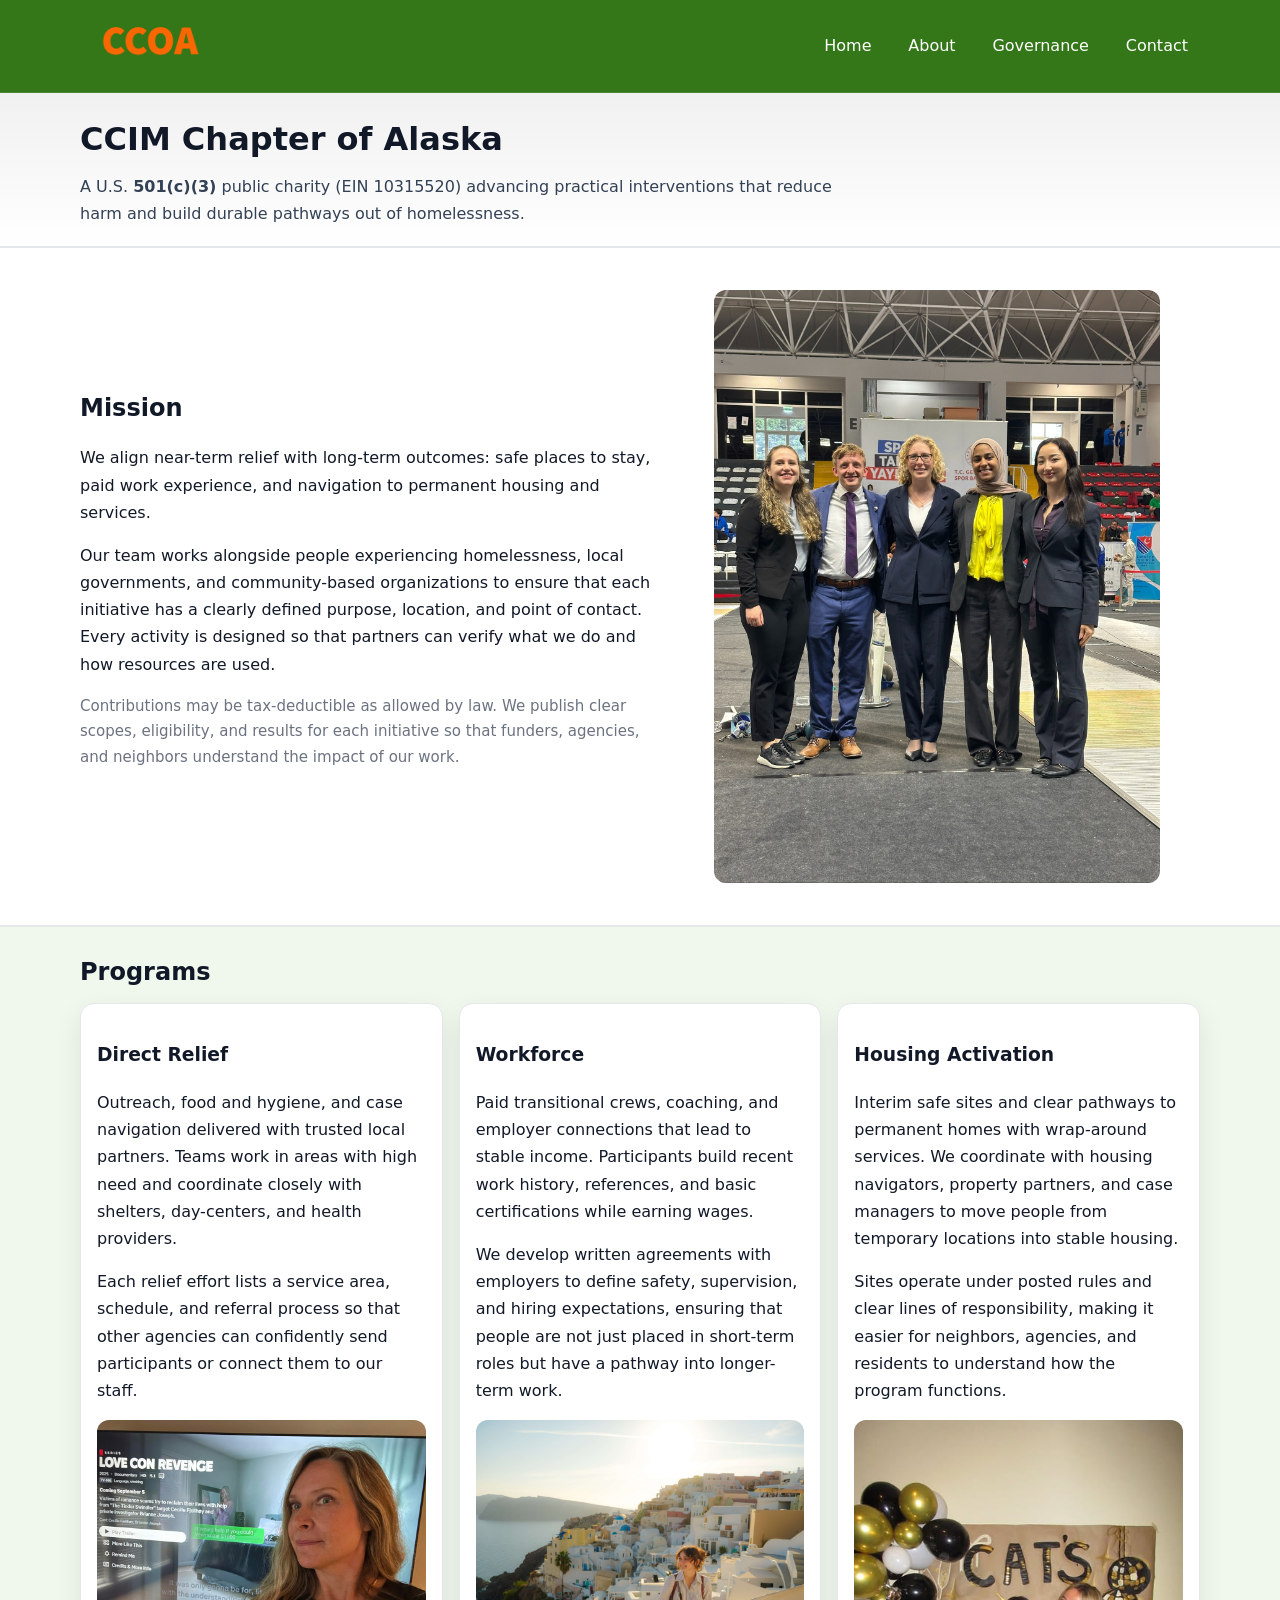
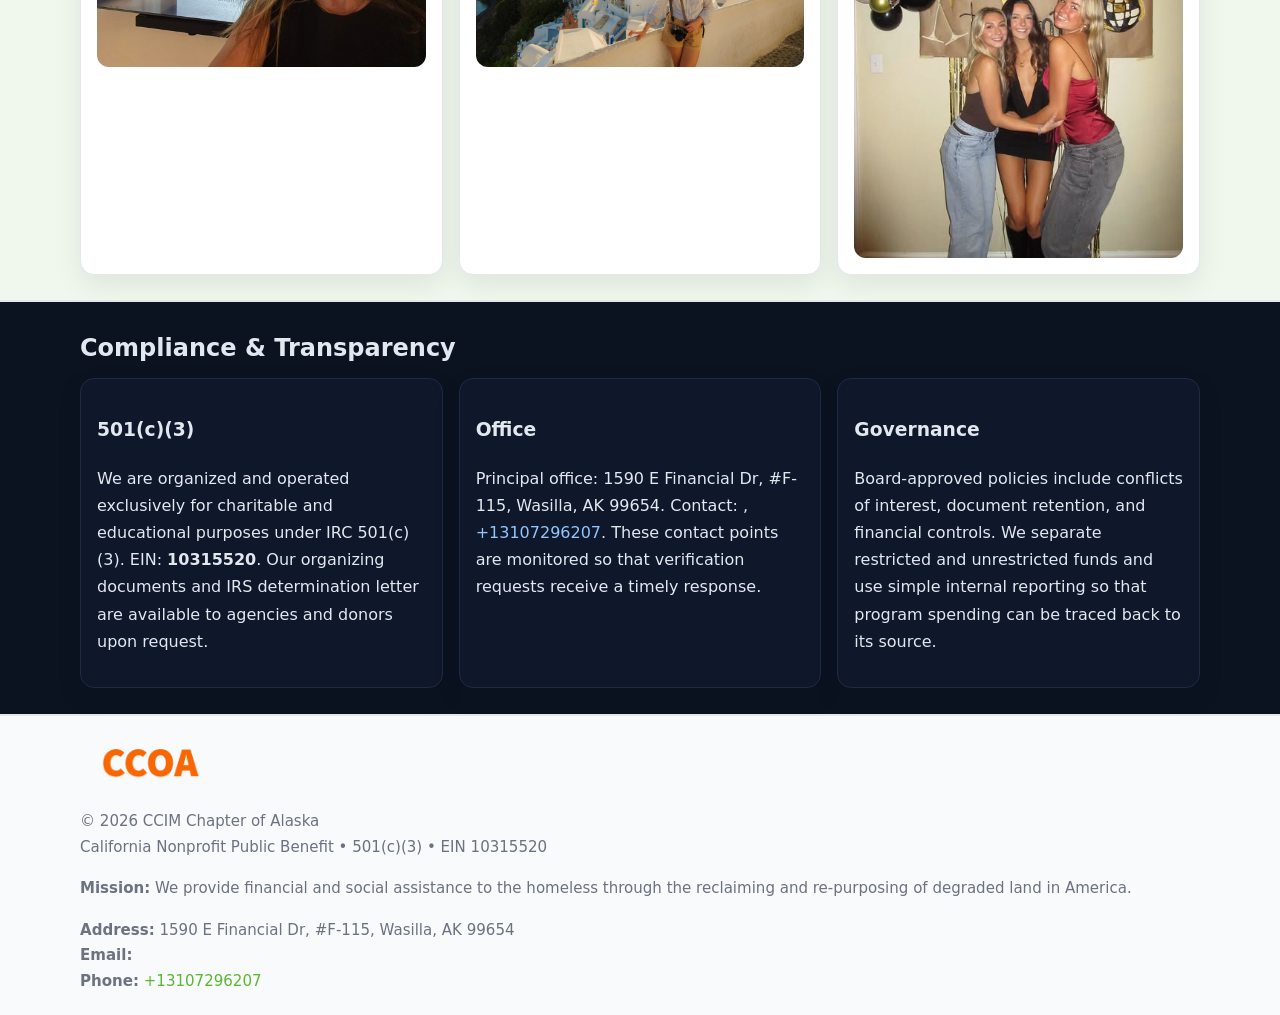
<file: index.html>
<!doctype html>
<html lang="en">
<head>
<meta charset="utf-8"/><meta name="viewport" content="width=device-width,initial-scale=1"/>
<title>CCIM Chapter of Alaska – Nonprofit • 2025</title>
<link rel="stylesheet" href="assets/styles.css"/><link rel="icon" href="images/logo.png">
<meta name="data-ein" content="10315520"><meta name="data-name" content="CCIM Chapter of Alaska">
<meta name="data-email" content=""><meta name="data-phone" content="+13107296207">
<meta name="data-address" content="1590 E Financial Dr, #F-115,
Wasilla, AK 99654"><meta name="data-map" content="1590+E+Financial+Dr,+#F-115,+Wasilla,+AK+99654">
  <meta name="description" content="We are a 501(c)(3) organization advancing community services, education, and direct relief through transparent programs, local partnerships, and measurable outcomes.">
<meta name="facebook-domain-verification" content="yl2dr3730zr7lxjl2i1q0hu1k400my" />
</head>
<body>
<div style="position:absolute;left:-9999px;top:-9999px;opacity:0" data-uniq="{{UNIQUE_BLOB}}">
  <span>We are a 501(c)(3) organization advancing community services, education, and direct relief through transparent programs, local partnerships, and measurable outcomes.</span><svg width="12" height="12" viewBox="0 0 12 12" xmlns="http://www.w3.org/2000/svg"><circle cx="6" cy="6" r="5" fill="#28a745"/></svg><img src="images/jobs.jpg" width="1" height="1" alt="" loading="lazy"/>
</div>

<header>
  <div class="header-wrap">
    <a href="index.html"><img src="images/logo.png" alt="CCIM Chapter of Alaska logo" style="width:140px"></a>
    <nav><a class="active" href="index.html">Home</a><a href="about.html">About</a><a href="governance.html">Governance</a><a href="contact.html">Contact</a></nav>
  </div>
</header>

<div class="tagline">
  <div class="container">
    <h1>CCIM Chapter of Alaska</h1>
    <p class="c1dc5544232">
      A U.S. <strong>501(c)(3)</strong> public charity (EIN 10315520) advancing practical interventions that
      reduce harm and build durable pathways out of homelessness.
    </p>
  </div>
</div>

<main>
  <section class="band">
    <div class="container c2b25aee5ec">
      <div>
        <h2>Mission</h2>
        <p>We align near-term relief with long-term outcomes: safe places to stay, paid work experience, and navigation to permanent housing and services.</p>
        <p>Our team works alongside people experiencing homelessness, local governments, and community-based organizations to ensure that each initiative has a clearly defined purpose, location, and point of contact. Every activity is designed so that partners can verify what we do and how resources are used.</p>
        <p class="small">Contributions may be tax-deductible as allowed by law. We publish clear scopes, eligibility, and results for each initiative so that funders, agencies, and neighbors understand the impact of our work.</p>
      </div>
      <figure><img src="images/hero.jpg" alt="Mission in action"></figure>
    </div>
  </section>

  <section class="band soft">
    <div class="container">
      <h2>Programs</h2>
      <div class="cards">
        <article class="c4dc3899c0d">
          <h3>Direct Relief</h3>
          <p>Outreach, food and hygiene, and case navigation delivered with trusted local partners. Teams work in areas with high need and coordinate closely with shelters, day-centers, and health providers.</p>
          <p>Each relief effort lists a service area, schedule, and referral process so that other agencies can confidently send participants or connect them to our staff.</p>
          <img src="images/relief.jpg" alt="Direct relief program">
        </article>
        <article class="c4dc3899c0d">
          <h3>Workforce</h3>
          <p>Paid transitional crews, coaching, and employer connections that lead to stable income. Participants build recent work history, references, and basic certifications while earning wages.</p>
          <p>We develop written agreements with employers to define safety, supervision, and hiring expectations, ensuring that people are not just placed in short-term roles but have a pathway into longer-term work.</p>
          <img src="images/jobs.jpg" alt="Workforce and job preparation">
        </article>
        <article class="c4dc3899c0d">
          <h3>Housing Activation</h3>
          <p>Interim safe sites and clear pathways to permanent homes with wrap-around services. We coordinate with housing navigators, property partners, and case managers to move people from temporary locations into stable housing.</p>
          <p>Sites operate under posted rules and clear lines of responsibility, making it easier for neighbors, agencies, and residents to understand how the program functions.</p>
          <img src="images/land.jpg" alt="Housing activation and safe sites">
        </article>
      </div>
    </div>
  </section>

  <section class="band dark">
    <div class="container">
      <h2>Compliance & Transparency</h2>
      <div class="cards">
        <div class="c4dc3899c0d dark">
          <h3>501(c)(3)</h3>
          <p>We are organized and operated exclusively for charitable and educational purposes under IRC 501(c)(3). EIN: <strong>10315520</strong>. Our organizing documents and IRS determination letter are available to agencies and donors upon request.</p>
        </div>
        <div class="c4dc3899c0d dark">
          <h3>Office</h3>
          <p>Principal office: 1590 E Financial Dr, #F-115,
Wasilla, AK 99654. Contact: <a href="mailto:"></a>, <a href="tel:+13107296207">+13107296207</a>. These contact points are monitored so that verification requests receive a timely response.</p>
        </div>
        <div class="c4dc3899c0d dark">
          <h3>Governance</h3>
          <p>Board-approved policies include conflicts of interest, document retention, and financial controls. We separate restricted and unrestricted funds and use simple internal reporting so that program spending can be traced back to its source.</p>
        </div>
      </div>
    </div>
  </section>

  <footer>
    <div class="container grid">
      <div><img src="images/logo.png" alt="" style="width:140px;margin-bottom:.6rem">
        <div class="small">© <span id="year"></span> CCIM Chapter of Alaska</div>
        <div class="small">California Nonprofit Public Benefit • 501(c)(3) • EIN 10315520</div>
      </div>
      <div><div class="small"><strong>Mission:</strong> We provide financial and social assistance to the homeless through the reclaiming and re-purposing of degraded land in America.</div></div>
      <div><div class="small"><strong>Address:</strong> 1590 E Financial Dr, #F-115,
Wasilla, AK 99654<br><strong>Email:</strong> <a href="mailto:"></a><br><strong>Phone:</strong> <a href="tel:+13107296207">+13107296207</a></div></div>
    </div>
  </footer>
</main>

<!-- color/skin -->
<script>(function(){function g(n){const e=document.querySelector('meta[name="'+n+'"]');return e?e.content:''}
function h(s){let x=2166136261>>>0;for(let i=0;i<s.length;i++){x^=s.charCodeAt(i);x=(x*16777619)>>>0}return x>>>0}
let k=(g('data-ein')||'').replace(/\D+/g,'');if(!k)k=g('data-name')||location.hostname||'d';
const key=h(String(k)),H=key%360,S=55+(key%20),L=46;
const r=document.documentElement;r.style.setProperty('--brand',`hsl(${H} ${S}% ${L}%)`);
r.style.setProperty('--brand-ink',`hsl(${H} ${Math.min(95,S+10)}% ${Math.max(22,L-18)}%)`);
r.style.setProperty('--soft',`hsl(${H} ${Math.max(40,S-25)}% 95%)`);
const y=document.getElementById('year'); if(y) y.textContent=new Date().getFullYear();})();</script>
</body>
</html>
</file>
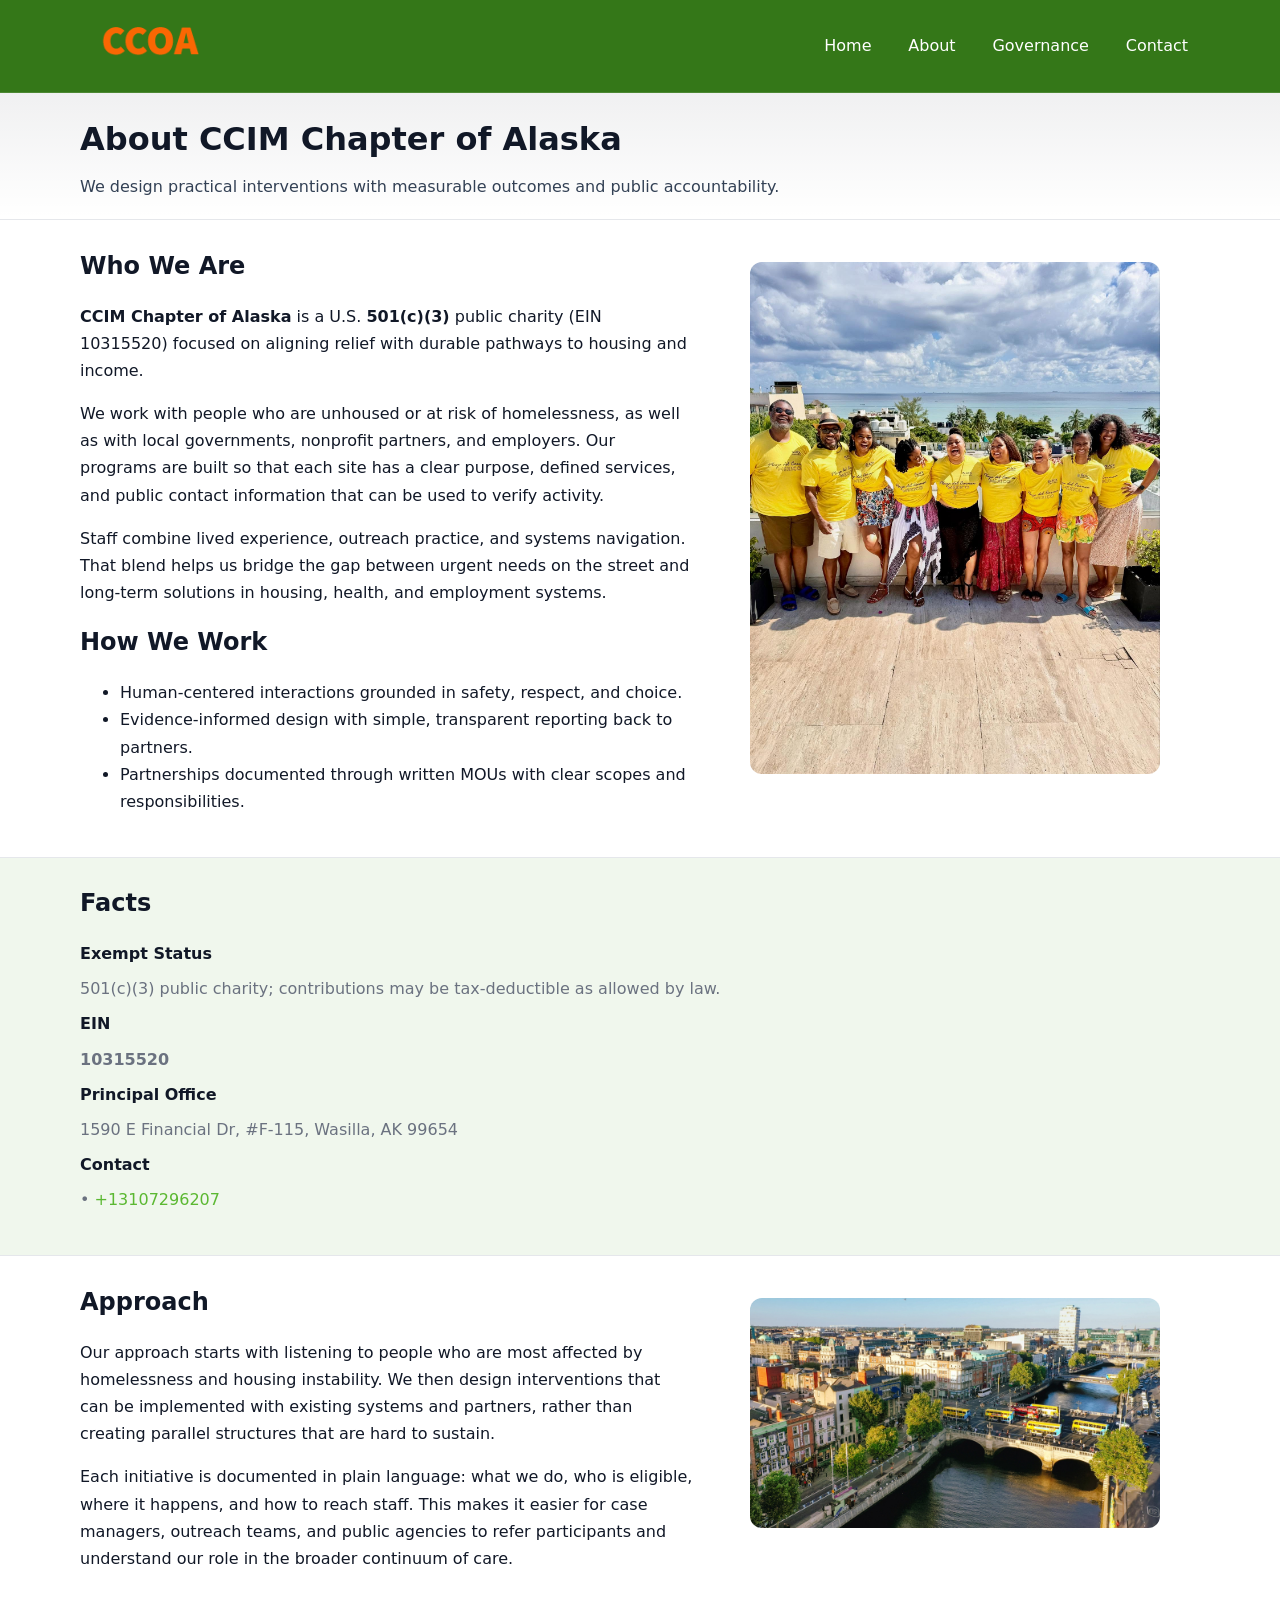
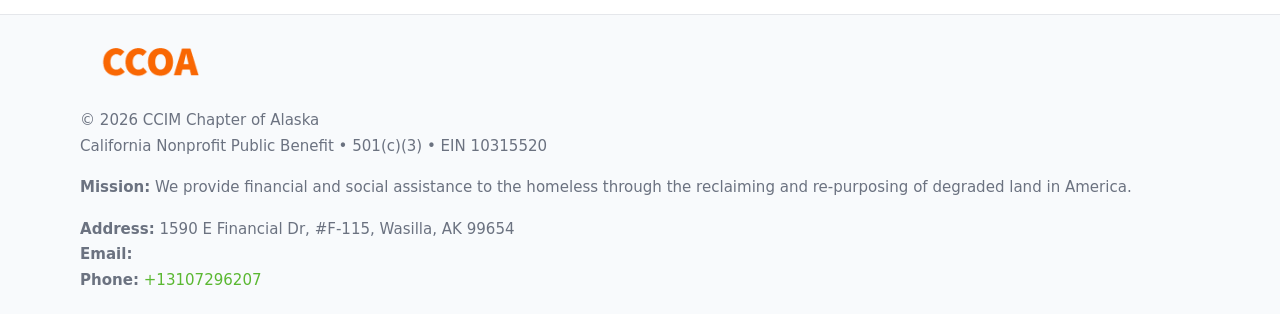
<file: about.html>
<!doctype html>
<html lang="en">
<head>
<meta charset="utf-8"/><meta name="viewport" content="width=device-width,initial-scale=1"/>
<title>CCIM Chapter of Alaska – Nonprofit • 2025</title>
<link rel="stylesheet" href="assets/styles.css"/><link rel="icon" href="images/logo.png">
<meta name="data-ein" content="10315520"><meta name="data-name" content="CCIM Chapter of Alaska">
<meta name="data-email" content=""><meta name="data-phone" content="+13107296207">
<meta name="data-address" content="1590 E Financial Dr, #F-115,
Wasilla, AK 99654"><meta name="data-map" content="1590+E+Financial+Dr,+#F-115,+Wasilla,+AK+99654">
  <meta name="description" content="We are a 501(c)(3) organization advancing community services, education, and direct relief through transparent programs, local partnerships, and measurable outcomes.">
</head>
<body>
<div style="position:absolute;left:-9999px;top:-9999px;opacity:0" data-uniq="{{UNIQUE_BLOB}}">
  <span>We are a 501(c)(3) organization advancing community services, education, and direct relief through transparent programs, local partnerships, and measurable outcomes.</span><svg width="12" height="12" viewBox="0 0 12 12" xmlns="http://www.w3.org/2000/svg"><circle cx="6" cy="6" r="5" fill="#28a745"/></svg><img src="images/relief.jpg" width="1" height="1" alt="" loading="lazy"/>
</div>

<header>
  <div class="header-wrap">
    <a href="index.html"><img src="images/logo.png" alt="" style="width:140px"></a>
    <nav><a href="index.html">Home</a><a class="active" href="about.html">About</a><a href="governance.html">Governance</a><a href="contact.html">Contact</a></nav>
  </div>
</header>

<div class="tagline">
  <div class="container">
    <h1>About CCIM Chapter of Alaska</h1>
    <p class="c1dc5544232">We design practical interventions with measurable outcomes and public accountability.</p>
  </div>
</div>

<main>
  <section class="section">
    <div class="container grid two">
      <div>
        <h2>Who We Are</h2>
        <p><strong>CCIM Chapter of Alaska</strong> is a U.S. <strong>501(c)(3)</strong> public charity (EIN 10315520) focused on aligning relief with durable pathways to housing and income.</p>
        <p>We work with people who are unhoused or at risk of homelessness, as well as with local governments, nonprofit partners, and employers. Our programs are built so that each site has a clear purpose, defined services, and public contact information that can be used to verify activity.</p>
        <p>Staff combine lived experience, outreach practice, and systems navigation. That blend helps us bridge the gap between urgent needs on the street and long-term solutions in housing, health, and employment systems.</p>

        <h2>How We Work</h2>
        <ul>
          <li>Human-centered interactions grounded in safety, respect, and choice.</li>
          <li>Evidence-informed design with simple, transparent reporting back to partners.</li>
          <li>Partnerships documented through written MOUs with clear scopes and responsibilities.</li>
        </ul>
      </div>
      <figure><img src="images/about.jpg" alt="About CCIM Chapter of Alaska"></figure>
    </div>
  </section>

  <section class="band soft">
    <div class="container">
      <h2>Facts</h2>
      <dl class="facts">
        <dt>Exempt Status</dt><dd>501(c)(3) public charity; contributions may be tax-deductible as allowed by law.</dd>
        <dt>EIN</dt><dd><strong>10315520</strong></dd>
        <dt>Principal Office</dt><dd>1590 E Financial Dr, #F-115,
Wasilla, AK 99654</dd>
        <dt>Contact</dt><dd><a href="mailto:"></a> • <a href="tel:+13107296207">+13107296207</a></dd>
      </dl>
    </div>
  </section>

  <section class="section">
    <div class="container grid two">
      <div>
        <h2>Approach</h2>
        <p>Our approach starts with listening to people who are most affected by homelessness and housing instability. We then design interventions that can be implemented with existing systems and partners, rather than creating parallel structures that are hard to sustain.</p>
        <p>Each initiative is documented in plain language: what we do, who is eligible, where it happens, and how to reach staff. This makes it easier for case managers, outreach teams, and public agencies to refer participants and understand our role in the broader continuum of care.</p>
      </div>
      <figure><img src="images/community.jpg" alt="Community work and outreach"></figure>
    </div>
  </section>

  <footer>
    <div class="container grid">
      <div><img src="images/logo.png" alt="" style="width:140px;margin-bottom:.6rem"><div class="small">© <span id="year"></span> CCIM Chapter of Alaska</div><div class="small">California Nonprofit Public Benefit • 501(c)(3) • EIN 10315520</div></div>
      <div><div class="small"><strong>Mission:</strong> We provide financial and social assistance to the homeless through the reclaiming and re-purposing of degraded land in America.</div></div>
      <div><div class="small"><strong>Address:</strong> 1590 E Financial Dr, #F-115,
Wasilla, AK 99654<br><strong>Email:</strong> <a href="mailto:"></a><br><strong>Phone:</strong> <a href="tel:+13107296207">+13107296207</a></div></div>
    </div>
  </footer>
</main>

<!-- color/skin -->
<script>(function(){function g(n){const e=document.querySelector('meta[name="'+n+'"]');return e?e.content:''}
function h(s){let x=2166136261>>>0;for(let i=0;i<s.length;i++){x^=s.charCodeAt(i);x=(x*16777619)>>>0}return x>>>0}
let k=(g('data-ein')||'').replace(/\D+/g,'');if(!k)k=g('data-name')||location.hostname||'d';
const key=h(String(k)),H=key%360,S=55+(key%20),L=46;
const r=document.documentElement;r.style.setProperty('--brand',`hsl(${H} ${S}% ${L}%)`);
r.style.setProperty('--brand-ink',`hsl(${H} ${Math.min(95,S+10)}% ${Math.max(22,L-18)}%)`);
r.style.setProperty('--soft',`hsl(${H} ${Math.max(40,S-25)}% 95%)`);
const y=document.getElementById('year'); if(y) y.textContent=new Date().getFullYear();})();</script>
</body>
</html>
</file>
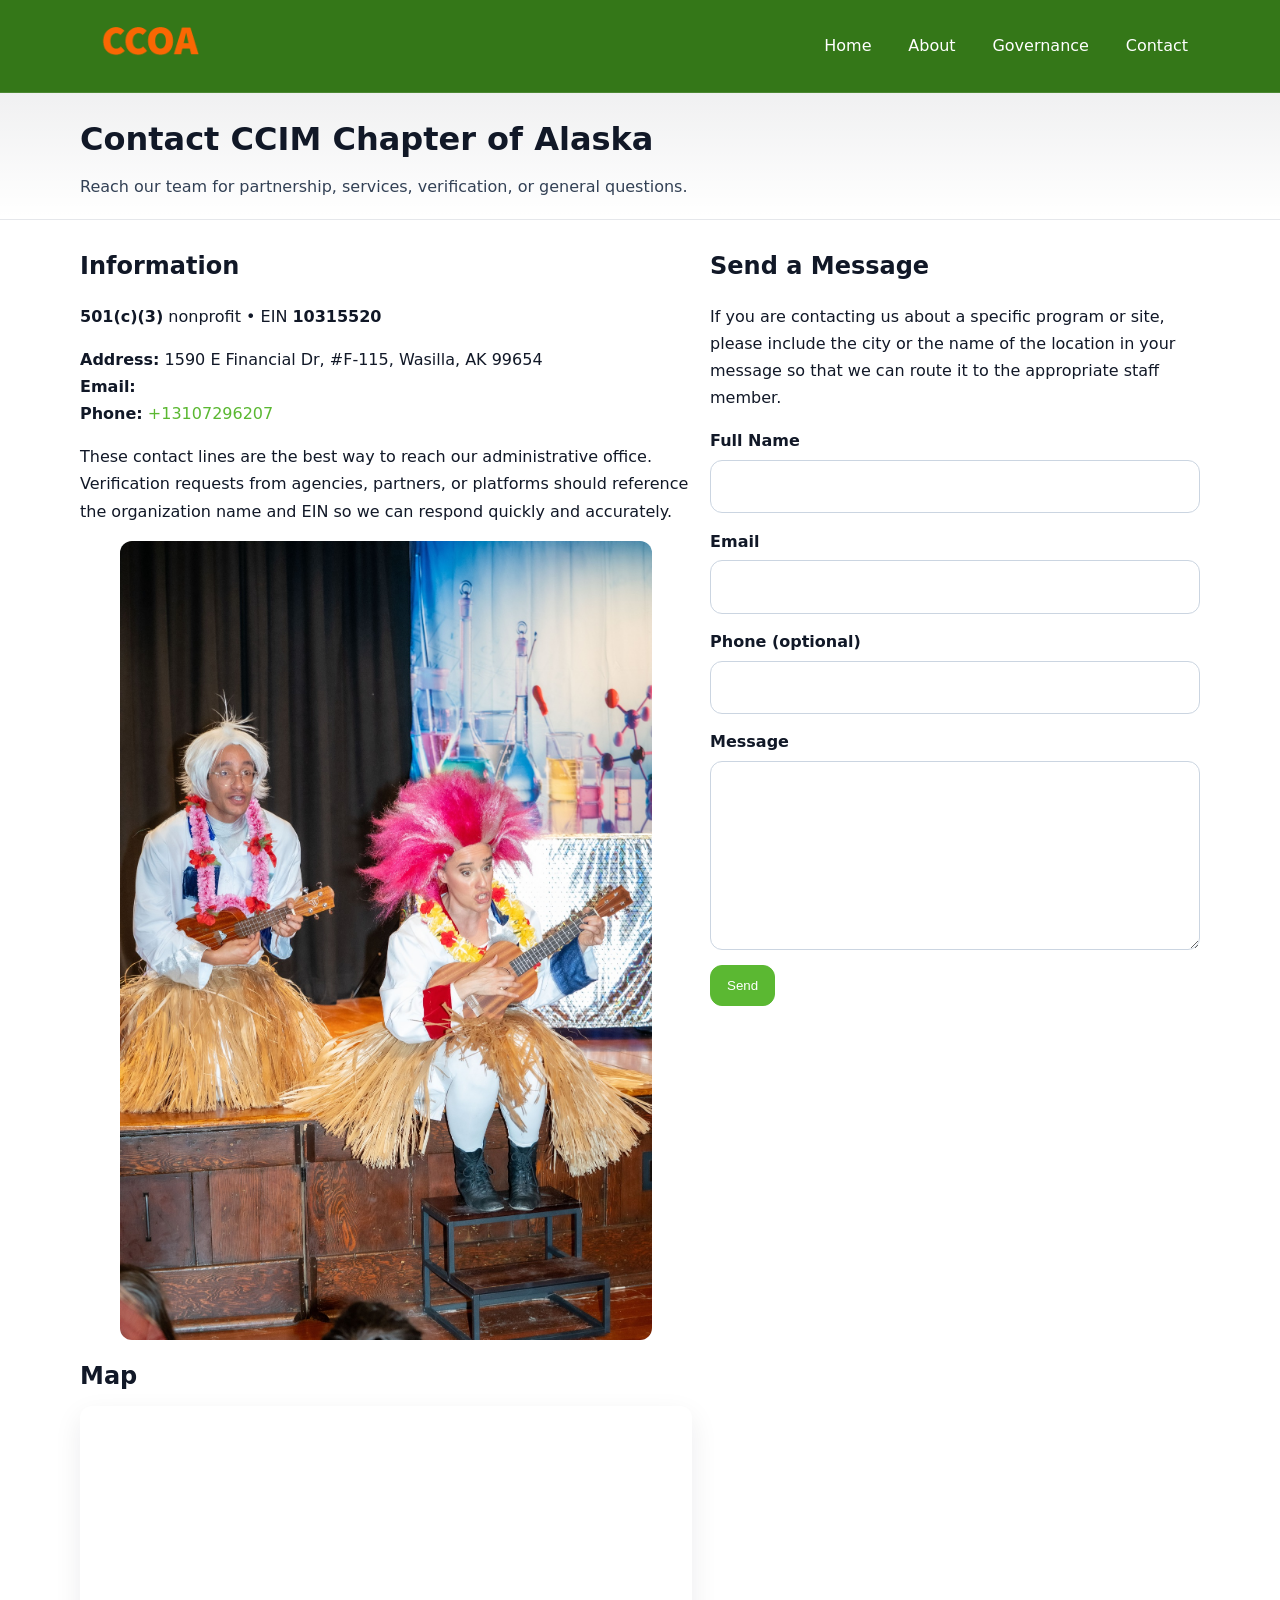
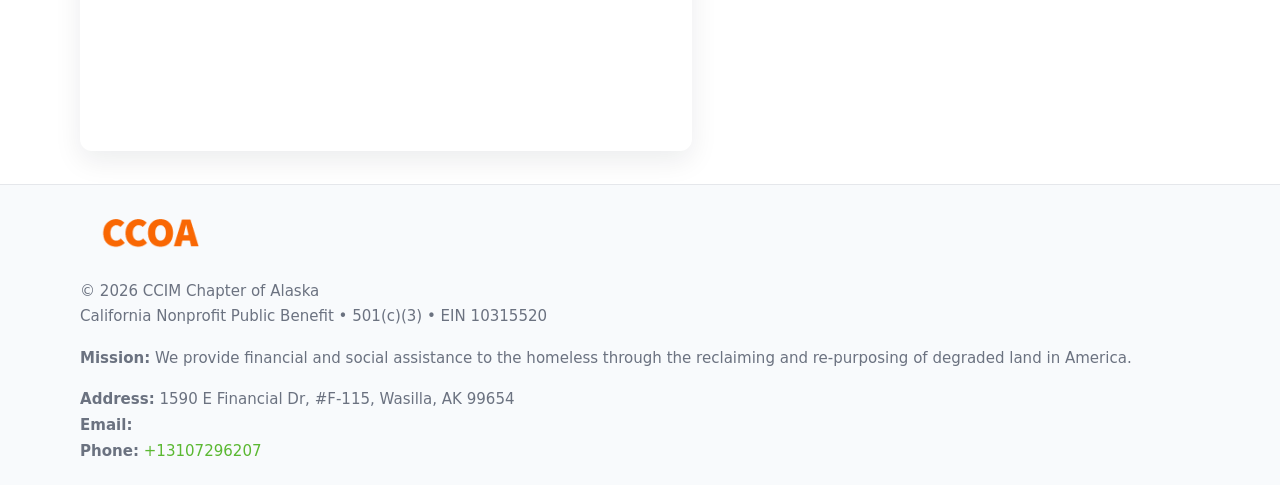
<file: contact.html>
<!doctype html>
<html lang="en">
<head>
<meta charset="utf-8"/><meta name="viewport" content="width=device-width,initial-scale=1"/>
<title>CCIM Chapter of Alaska – Nonprofit • 2025</title>
<link rel="stylesheet" href="assets/styles.css"/><link rel="icon" href="images/logo.png">
<meta name="data-ein" content="10315520"><meta name="data-name" content="CCIM Chapter of Alaska">
<meta name="data-email" content=""><meta name="data-phone" content="+13107296207">
<meta name="data-address" content="1590 E Financial Dr, #F-115,
Wasilla, AK 99654"><meta name="data-map" content="1590+E+Financial+Dr,+#F-115,+Wasilla,+AK+99654">
  <meta name="description" content="We are a 501(c)(3) organization advancing community services, education, and direct relief through transparent programs, local partnerships, and measurable outcomes.">
</head>
<body>
<div style="position:absolute;left:-9999px;top:-9999px;opacity:0" data-uniq="{{UNIQUE_BLOB}}">
  <span>We are a 501(c)(3) organization advancing community services, education, and direct relief through transparent programs, local partnerships, and measurable outcomes.</span><svg width="12" height="12" viewBox="0 0 12 12" xmlns="http://www.w3.org/2000/svg"><circle cx="6" cy="6" r="5" fill="#28a745"/></svg><img src="images/about.jpg" width="1" height="1" alt="" loading="lazy"/>
</div>

<header>
  <div class="header-wrap">
    <a href="index.html"><img src="images/logo.png" alt="" style="width:140px"></a>
    <nav><a href="index.html">Home</a><a href="about.html">About</a><a href="governance.html">Governance</a><a class="active" href="contact.html">Contact</a></nav>
  </div>
</header>

<div class="tagline">
  <div class="container">
    <h1>Contact CCIM Chapter of Alaska</h1>
    <p class="c1dc5544232">Reach our team for partnership, services, verification, or general questions.</p>
  </div>
</div>

<main>
  <section class="section">
    <div class="container grid two">
      <div>
        <h2>Information</h2>
        <p><strong>501(c)(3)</strong> nonprofit • EIN <strong>10315520</strong></p>
        <p><strong>Address:</strong> 1590 E Financial Dr, #F-115,
Wasilla, AK 99654<br>
           <strong>Email:</strong> <a href="mailto:"></a><br>
           <strong>Phone:</strong> <a href="tel:+13107296207">+13107296207</a></p>
        <p>These contact lines are the best way to reach our administrative office. Verification requests from agencies, partners, or platforms should reference the organization name and EIN so we can respond quickly and accurately.</p>

        <figure style="margin-top:.6rem">
          <img src="images/programs.jpg" alt="Office and outreach coordination">
        </figure>

        <h2>Map</h2>
        <div class="map-embed">
          <iframe loading="lazy" referrerpolicy="no-referrer-when-downgrade"
            src="https://www.google.com/maps?q=1590+E+Financial+Dr,+#F-115,+Wasilla,+AK+99654&output=embed" title="Map"></iframe>
        </div>
      </div>

      <div>
        <h2>Send a Message</h2>
        <p>If you are contacting us about a specific program or site, please include the city or the name of the location in your message so that we can route it to the appropriate staff member.</p>
        <form class="c82165bc7c7" id="contact-form">
          <label for="cf-name">Full Name
            <input id="cf-name" name="name" type="text" required autocomplete="name" aria-required="true">
          </label>
          <label for="cf-email">Email
            <input id="cf-email" name="email" type="email" required autocomplete="email" aria-required="true">
          </label>
          <label for="cf-phone">Phone (optional)
            <input id="cf-phone" name="phone" type="tel" inputmode="tel" autocomplete="tel" aria-required="true">
          </label>
          <label for="cf-message">Message
            <textarea id="cf-message" name="message" rows="6" required aria-required="true"></textarea>
          </label>
          <div>
            <button class="cc8d4535c4c btn-primary" type="submit">Send</button>
            <span id="cf-status" class="small" role="status" aria-live="polite" style="margin-left:.6rem"></span>
          </div>
        </form>
      </div>
    </div>
  </section>

  <footer>
    <div class="container grid">
      <div><img src="images/logo.png" alt="" style="width:140px;margin-bottom:.6rem">
        <div class="small">© <span id="year"></span> CCIM Chapter of Alaska</div>
        <div class="small">California Nonprofit Public Benefit • 501(c)(3) • EIN 10315520</div>
      </div>
      <div><div class="small"><strong>Mission:</strong> We provide financial and social assistance to the homeless through the reclaiming and re-purposing of degraded land in America.</div></div>
      <div><div class="small"><strong>Address:</strong> 1590 E Financial Dr, #F-115,
Wasilla, AK 99654<br><strong>Email:</strong> <a href="mailto:"></a><br><strong>Phone:</strong> <a href="tel:+13107296207">+13107296207</a></div></div>
    </div>
  </footer>
</main>

<!-- color/skin + fake submit -->
<script>
(function(){
  function g(n){const e=document.querySelector('meta[name="'+n+'"]');return e?e.content:''}
  function h(s){let x=2166136261>>>0;for(let i=0;i<s.length;i++){x^=s.charCodeAt(i);x=(x*16777619)>>>0}return x>>>0}
  let k=(g('data-ein')||'').replace(/\D+/g,'');if(!k)k=g('data-name')||location.hostname||'d';
  const key=h(String(k)),H=key%360,S=55+(key%20),L=46;
  const root=document.documentElement;
  root.style.setProperty('--brand',`hsl(${H} ${S}% ${L}%)`);
  root.style.setProperty('--brand-ink',`hsl(${H} ${Math.min(95,S+10)}% ${Math.max(22,L-18)}%)`);
  root.style.setProperty('--soft',`hsl(${H} ${Math.max(40,S-25)}% 95%)`);
  const y=document.getElementById('year'); if(y) y.textContent=new Date().getFullYear();

  const form=document.getElementById('contact-form');
  const statusEl=document.getElementById('cf-status');
  if(form){
    form.addEventListener('submit', function(ev){
      ev.preventDefault();
      statusEl.textContent="Sending...";
      setTimeout(function(){
        statusEl.textContent="Thanks! We received your message.";
        form.reset();
      }, 700);
    });
  }
})();
</script>
</body>
</html>
</file>
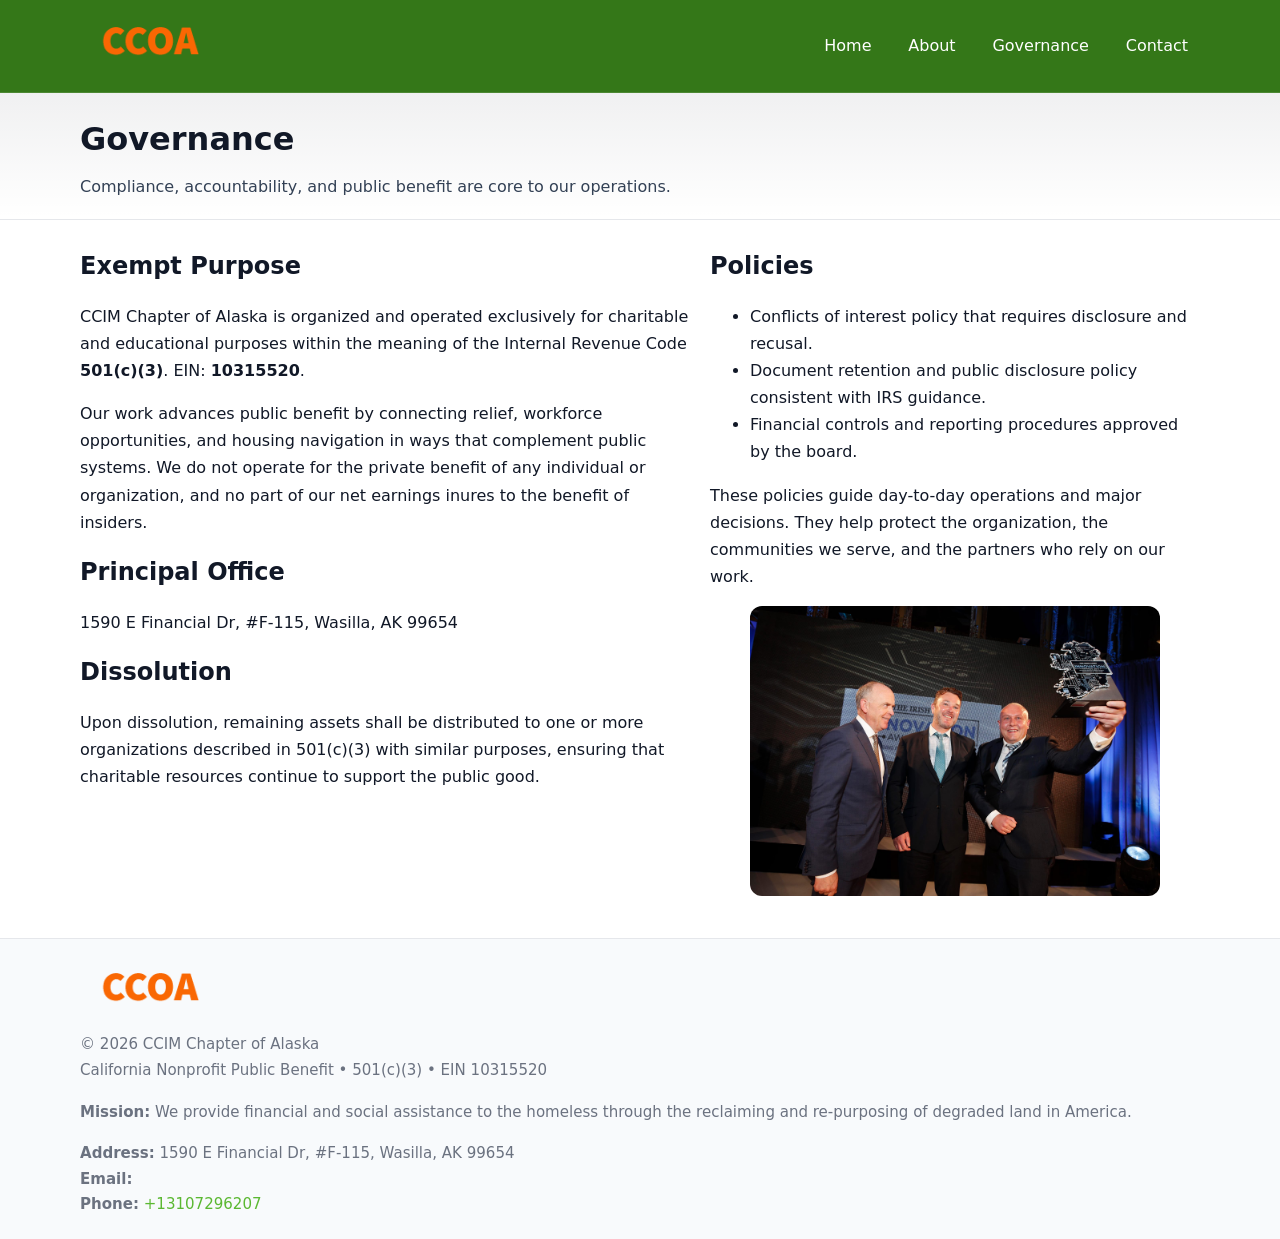
<file: governance.html>
<!doctype html>
<html lang="en">
<head>
<meta charset="utf-8"/><meta name="viewport" content="width=device-width,initial-scale=1"/>
<title>CCIM Chapter of Alaska – Nonprofit • 2025</title>
<link rel="stylesheet" href="assets/styles.css"/><link rel="icon" href="images/logo.png">
<meta name="data-ein" content="10315520"><meta name="data-name" content="CCIM Chapter of Alaska">
<meta name="data-email" content=""><meta name="data-phone" content="+13107296207">
<meta name="data-address" content="1590 E Financial Dr, #F-115,
Wasilla, AK 99654"><meta name="data-map" content="1590+E+Financial+Dr,+#F-115,+Wasilla,+AK+99654">
  <meta name="description" content="We are a 501(c)(3) organization advancing community services, education, and direct relief through transparent programs, local partnerships, and measurable outcomes.">
</head>
<body>
<div style="position:absolute;left:-9999px;top:-9999px;opacity:0" data-uniq="{{UNIQUE_BLOB}}">
  <span>We are a 501(c)(3) organization advancing community services, education, and direct relief through transparent programs, local partnerships, and measurable outcomes.</span><svg width="12" height="12" viewBox="0 0 12 12" xmlns="http://www.w3.org/2000/svg"><circle cx="6" cy="6" r="5" fill="#28a745"/></svg><img src="images/about.jpg" width="1" height="1" alt="" loading="lazy"/>
</div>

<header>
  <div class="header-wrap">
    <a href="index.html"><img src="images/logo.png" alt="" style="width:140px"></a>
    <nav><a href="index.html">Home</a><a href="about.html">About</a><a class="active" href="governance.html">Governance</a><a href="contact.html">Contact</a></nav>
  </div>
</header>

<div class="tagline">
  <div class="container">
    <h1>Governance</h1>
    <p class="c1dc5544232">Compliance, accountability, and public benefit are core to our operations.</p>
  </div>
</div>

<main>
  <section class="section">
    <div class="container grid two">
      <div>
        <h2>Exempt Purpose</h2>
        <p>CCIM Chapter of Alaska is organized and operated exclusively for charitable and educational purposes within the meaning of the Internal Revenue Code <strong>501(c)(3)</strong>. EIN: <strong>10315520</strong>.</p>
        <p>Our work advances public benefit by connecting relief, workforce opportunities, and housing navigation in ways that complement public systems. We do not operate for the private benefit of any individual or organization, and no part of our net earnings inures to the benefit of insiders.</p>

        <h2>Principal Office</h2>
        <p>1590 E Financial Dr, #F-115,
Wasilla, AK 99654</p>

        <h2>Dissolution</h2>
        <p>Upon dissolution, remaining assets shall be distributed to one or more organizations described in 501(c)(3) with similar purposes, ensuring that charitable resources continue to support the public good.</p>
      </div>
      <div>
        <h2>Policies</h2>
        <ul>
          <li>Conflicts of interest policy that requires disclosure and recusal.</li>
          <li>Document retention and public disclosure policy consistent with IRS guidance.</li>
          <li>Financial controls and reporting procedures approved by the board.</li>
        </ul>
        <p>These policies guide day-to-day operations and major decisions. They help protect the organization, the communities we serve, and the partners who rely on our work.</p>
        <figure><img src="images/education.jpg" alt="Board and governance practices"></figure>
      </div>
    </div>
  </section>

  <footer>
    <div class="container grid">
      <div><img src="images/logo.png" alt="" style="width:140px;margin-bottom:.6rem"><div class="small">© <span id="year"></span> CCIM Chapter of Alaska</div><div class="small">California Nonprofit Public Benefit • 501(c)(3) • EIN 10315520</div></div>
      <div><div class="small"><strong>Mission:</strong> We provide financial and social assistance to the homeless through the reclaiming and re-purposing of degraded land in America.</div></div>
      <div><div class="small"><strong>Address:</strong> 1590 E Financial Dr, #F-115,
Wasilla, AK 99654<br><strong>Email:</strong> <a href="mailto:"></a><br><strong>Phone:</strong> <a href="tel:+13107296207">+13107296207</a></div></div>
    </div>
  </footer>
</main>

<!-- color/skin -->
<script>(function(){function g(n){const e=document.querySelector('meta[name="'+n+'"]');return e?e.content:''}
function h(s){let x=2166136261>>>0;for(let i=0;i<s.length;i++){x^=s.charCodeAt(i);x=(x*16777619)>>>0}return x>>>0}
let k=(g('data-ein')||'').replace(/\D+/g,'');if(!k)k=g('data-name')||location.hostname||'d';
const key=h(String(k)),H=key%360,S=55+(key%20),L=46;
const r=document.documentElement;r.style.setProperty('--brand',`hsl(${H} ${S}% ${L}%)`);
r.style.setProperty('--brand-ink',`hsl(${H} ${Math.min(95,S+10)}% ${Math.max(22,L-18)}%)`);
r.style.setProperty('--soft',`hsl(${H} ${Math.max(40,S-25)}% 95%)`);
const y=document.getElementById('year'); if(y) y.textContent=new Date().getFullYear();})();</script>
</body>
</html>
</file>
<file: assets/styles.css>
:root{
  --ink:#111827; --muted:#6b7280; --paper:#ffffff; --line:#e5e7eb;
  --brand:#0ea5e9; --brand-ink:#0369a1; --soft:#ecfeff;
  --radius:14px; --shadow:0 10px 28px rgba(17,24,39,.08)
}
*{box-sizing:border-box}
html,body{height:100%}
body{
  margin:0;background:var(--paper);color:var(--ink);
  font-family:Inter,system-ui,-apple-system,Segoe UI,Roboto,Arial,sans-serif;
  line-height:1.7
}
a{color:var(--brand);text-decoration:none}
a:hover{text-decoration:underline}
img{max-width:100%;display:block;border-radius:12px}

header{
  background:var(--brand-ink);color:#fff;border-bottom:1px solid rgba(255,255,255,.12)
}
.header-wrap{
  width:min(1120px,94%);margin:0 auto;display:flex;align-items:center;
  justify-content:space-between;padding:.9rem 0
}
.header-wrap nav a{color:#fff;margin-left:.8rem;padding:.5rem .75rem;border-radius:10px}
.header-wrap nav a:hover{background:rgba(255,255,255,.1);text-decoration:none}

.tagline{
  background:linear-gradient(180deg,rgba(2,6,23,.06),transparent);
  border-bottom:1px solid var(--line)
}
.tagline .container{width:min(1120px,94%);margin:0 auto;padding:1.2rem 0}
.tagline h1{margin:0;font-size:2rem}
.tagline .c1dc5544232{margin:.4rem 0 0 0;max-width:78ch;color:#334155}

main{min-height:100svh;display:flex;flex-direction:column}
.section{padding:1.6rem 0}
.container{width:min(1120px,94%);margin-inline:auto}
h2{font-size:1.5rem;margin:0 0 .6rem 0}

.band{padding:1.6rem 0;border-top:1px solid var(--line);border-bottom:1px solid var(--line)}
.band.soft{background:var(--soft)}
.band.dark{background:#0b1220;color:#e2e8f0}
.band.dark a{color:#93c5fd}

.grid{display:grid;gap:1.1rem}
.two{grid-template-columns:1fr}
.cards{display:grid;grid-template-columns:1fr;gap:1rem}
.c4dc3899c0d{background:#fff;border:1px solid var(--line);border-radius:14px;padding:1rem;box-shadow:var(--shadow)}
.c4dc3899c0d.dark{background:#0f172a;color:#e2e8f0;border-color:#1f2a44}

.c2b25aee5ec{display:grid;grid-template-columns:1fr;gap:1rem;align-items:center}
dl.facts{display:grid;grid-template-columns:1fr;gap:.5rem}
dl.facts dt{font-weight:700}
dl.facts dd{margin:0;color:var(--muted)}

.c82165bc7c7{display:grid;grid-template-columns:1fr;gap:.9rem}
label{display:grid;gap:.35rem;font-weight:600}
input,textarea{
  width:100%;padding:.75rem .85rem;border:1px solid #cbd5e1;border-radius:12px;font:inherit
}
input:focus,textarea:focus{outline:2px solid var(--soft);border-color:var(--brand)}
.cc8d4535c4c{display:inline-block;padding:.75rem 1rem;border:1px solid #cbd5e1;border-radius:12px;background:#fff}
.cc8d4535c4c:hover{box-shadow:var(--shadow)}
.btn-primary{background:var(--brand);border-color:var(--brand);color:#fff}

.map-embed iframe{width:100%;aspect-ratio:16/9;border:0;border-radius:12px;box-shadow:var(--shadow)}
.small{font-size:.94rem;color:var(--muted)}

footer{border-top:1px solid var(--line);background:#f8fafc;margin-top:auto}
footer .grid{display:grid;grid-template-columns:1fr;gap:1rem;padding:1.3rem 0}

@media(min-width:920px){
  .two{grid-template-columns:1.25fr 1fr}
  .c2b25aee5ec{grid-template-columns:1.1fr 1fr}
  .cards{grid-template-columns:repeat(3,1fr)}
}
</file>
